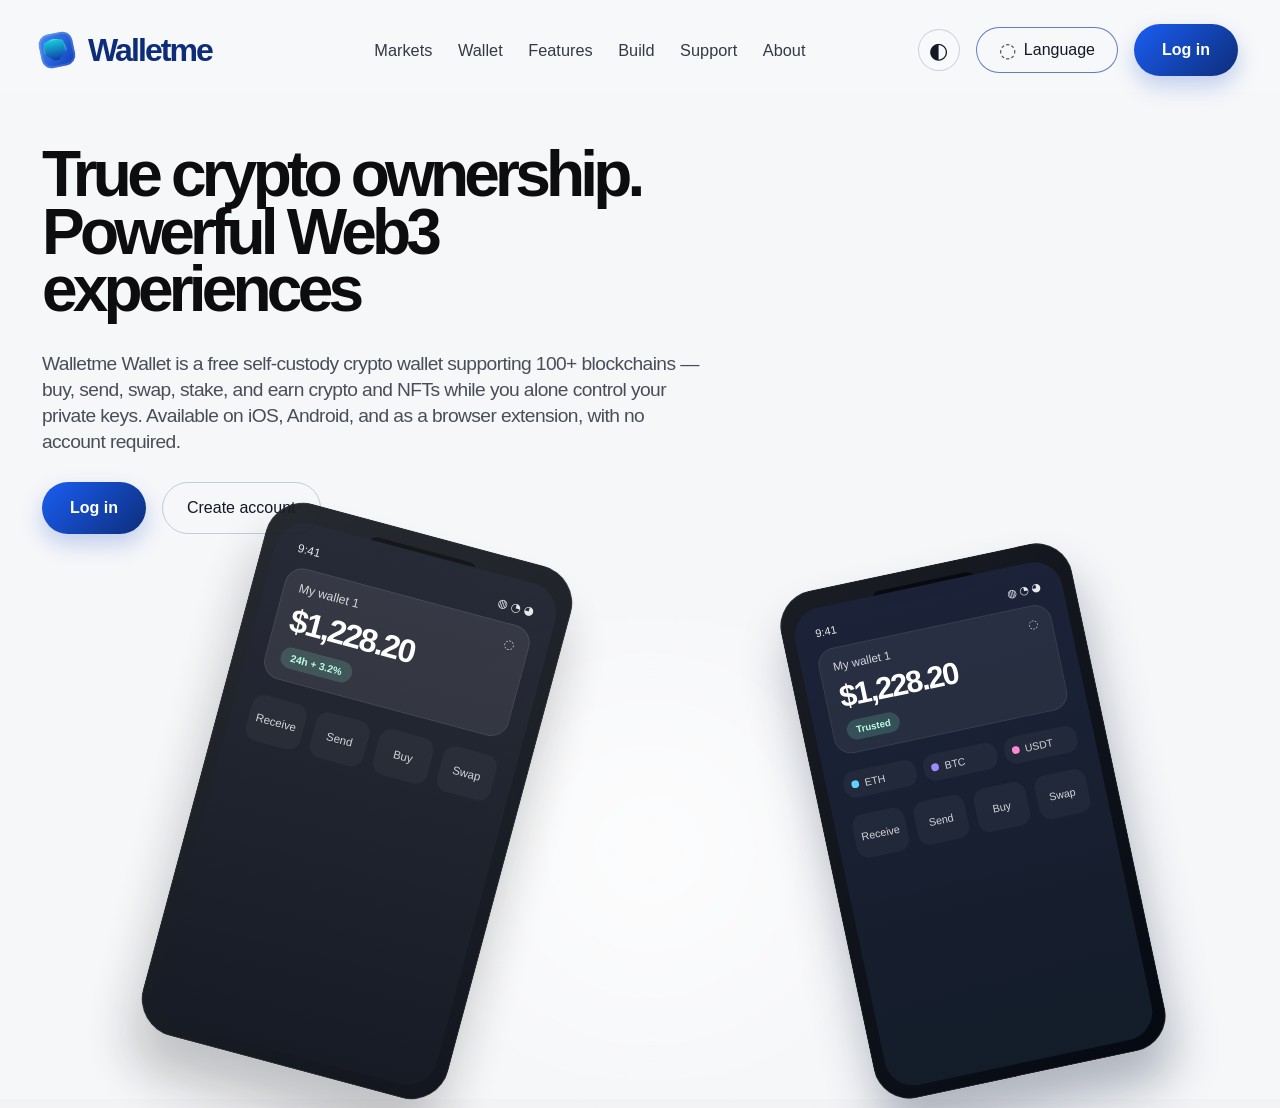
<file: index.html>
<!DOCTYPE html>
<html lang="en">
  <head>
    <meta charset="UTF-8" />
    <meta name="viewport" content="width=device-width, initial-scale=1.0" />
    <title>Walletme — Crypto Ownership</title>
    <meta
      name="description"
      content="Walletme wallet landing page and setup flow inspired by modern crypto wallet interfaces."
    />
    <link rel="stylesheet" href="styles.css" />
  </head>
  <body>
    <div class="page-shell">
      <header class="topbar">
        <div class="brand" aria-label="Walletme home">
          <div class="brand-mark">
            <span class="shield-shape"></span>
          </div>
          <div class="brand-word">Walletme</div>
        </div>

        <nav class="nav" aria-label="Main navigation">
          <a href="#">Markets</a>
          <a href="#">Wallet</a>
          <a href="#">Features</a>
          <a href="#">Build</a>
          <a href="#">Support</a>
          <a href="#">About</a>
        </nav>

        <div class="header-actions">
          <button class="icon-btn" aria-label="Toggle theme">◐</button>
          <button class="language-btn" aria-label="Language selector">
            <span class="globe">◌</span>
            <span>Language</span>
          </button>
          <button class="download-btn">Log in</button>
        </div>
      </header>

      <main class="hero-wrapper">
        <section class="hero-copy">
          <h1>
            True crypto ownership.<br />
            Powerful Web3<br />
            experiences
          </h1>

          <p>
            Walletme Wallet is a free self-custody crypto wallet supporting 100+
            blockchains — buy, send, swap, stake, and earn crypto and NFTs while
            you alone control your private keys. Available on iOS, Android, and as
            a browser extension, with no account required.
          </p>

          <div class="hero-actions">
            <button class="primary-btn">Log in</button>
            <a href="security.html" class="secondary-btn">Create account</a>
          </div>
        </section>

        <section class="visual-scene" aria-label="Wallet app preview">
          <div class="phone phone-back">
            <div class="screen">
              <div class="status-row">
                <span>9:41</span>
                <span>◍ ◔ ◕</span>
              </div>
              <div class="balance-card">
                <div class="balance-top">
                  <span class="label">My wallet 1</span>
                  <span class="coin">◌</span>
                </div>
                <div class="amount">$1,228.20</div>
                <div class="mini-row">
                  <span class="chip">24h + 3.2%</span>
                </div>
              </div>
              <div class="action-row">
                <span>Receive</span>
                <span>Send</span>
                <span>Buy</span>
                <span>Swap</span>
              </div>
            </div>
          </div>

          <div class="phone phone-front">
            <div class="screen screen-alt">
              <div class="status-row">
                <span>9:41</span>
                <span>◍ ◔ ◕</span>
              </div>
              <div class="balance-card warm">
                <div class="balance-top">
                  <span class="label">My wallet 1</span>
                  <span class="coin">◌</span>
                </div>
                <div class="amount">$1,228.20</div>
                <div class="mini-row">
                  <span class="chip">Trusted</span>
                </div>
              </div>
              <div class="token-grid">
                <div class="token"><span class="dot blue"></span>ETH</div>
                <div class="token"><span class="dot purple"></span>BTC</div>
                <div class="token"><span class="dot pink"></span>USDT</div>
              </div>
              <div class="action-row">
                <span>Receive</span>
                <span>Send</span>
                <span>Buy</span>
                <span>Swap</span>
              </div>
            </div>
          </div>
        </section>
      </main>
    </div>

    <script src="script.js"></script>
  </body>
</html>
</file>
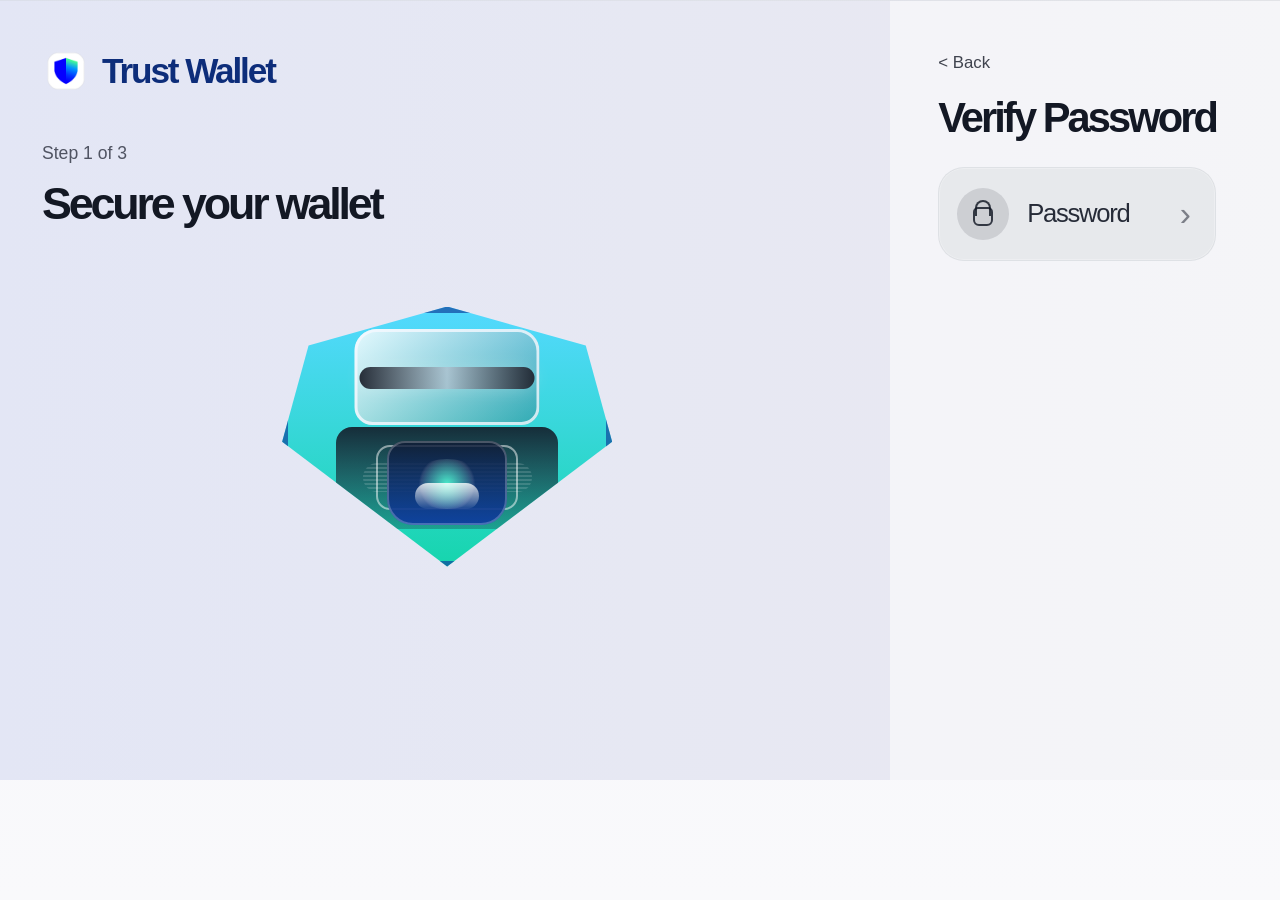
<file: security.html>
<!DOCTYPE html>
<html lang="en">
  <head>
    <meta charset="UTF-8" />
    <meta name="viewport" content="width=device-width, initial-scale=1.0" />
    <title>Walletme — Secure Your Wallet</title>
    <link rel="stylesheet" href="styles.css" />
  </head>
  <body class="security-page">
    <div class="page-shell security-shell">
      <!-- <header class="topbar compact-topbar">
        <div class="brand" aria-label="Walletme home">
          <div class="brand-mark">
            <span class="shield-shape"></span>
          </div>
          <div class="brand-word">Walletme</div>
        </div>

        <nav class="nav" aria-label="Main navigation">
          <a href="#">Markets</a>
          <a href="#">Wallet</a>
          <a href="#">Features</a>
          <a href="#">Build</a>
          <a href="#">Support</a>
          <a href="#">About</a>
        </nav>

        <div class="header-actions">
          <button class="icon-btn" aria-label="Toggle theme">◐</button>
          <button class="language-btn" aria-label="Language selector">
            <span class="globe">◌</span>
            <span>Language</span>
          </button>
          <button class="download-btn">Log in</button>
        </div>
      </header> -->

      <main class="security-layout">
        <aside class="security-sidebar">
          <div class="mini-brand">
            <img src="unnamed.png" class="brand-img" alt="Trust Wallet" />
            <div class="brand-word small-word">Trust Wallet</div>
          </div>

          <div class="security-copy">
            <div class="step-label">Step 1 of 3</div>
            <h2>Secure your wallet</h2>
          </div>

          <div class="security-visual" aria-hidden="true">
            <div class="shield-illustration large-shield">
              <div class="shield-top"></div>
              <div class="scanner-bar"></div>
              <div class="scan-lines"></div>
              <div class="fingerprint"></div>
            </div>
          </div>
        </aside>

        <section class="security-panel">
          <button class="back-link" onclick="window.location.href='index.html'">&lt; Back</button>

          <h3>Verify Password</h3>

          <div id="optionList" class="option-list">
            <!-- <button class="option selected" type="button" data-option="windows">
              <span class="icon-wrap">
                <span class="icon-qr"></span>
              </span>
              <span class="option-name">Windows Hello</span>
              <span class="badge">Recommended</span>
              <span class="chevron">›</span>
            </button> -->

            <button class="option" type="button" data-option="password">
              <span class="icon-wrap">
                <span class="icon-lock"></span>
              </span>
              <span class="option-name">Password</span>
              <span class="chevron">›</span>
            </button>
          </div>

          <form id="passwordForm" class="password-form hidden" novalidate>
            <div class="form-row">
              <label for="password">Password</label>
              <input id="password" name="password" type="password" placeholder="Create a password" required />
            </div>

            <div class="form-row">
              <label for="confirmPassword">Confirm password</label>
              <input id="confirmPassword" name="confirmPassword" type="password" placeholder="Confirm your password" required />
            </div>

            <button type="submit" class="create-btn">Create</button>
            <p id="formFeedback" class="form-feedback" aria-live="polite"></p>
          </form>
        </section>
      </main>
    </div>

    <script src="script.js"></script>
  </body>
</html>
</file>
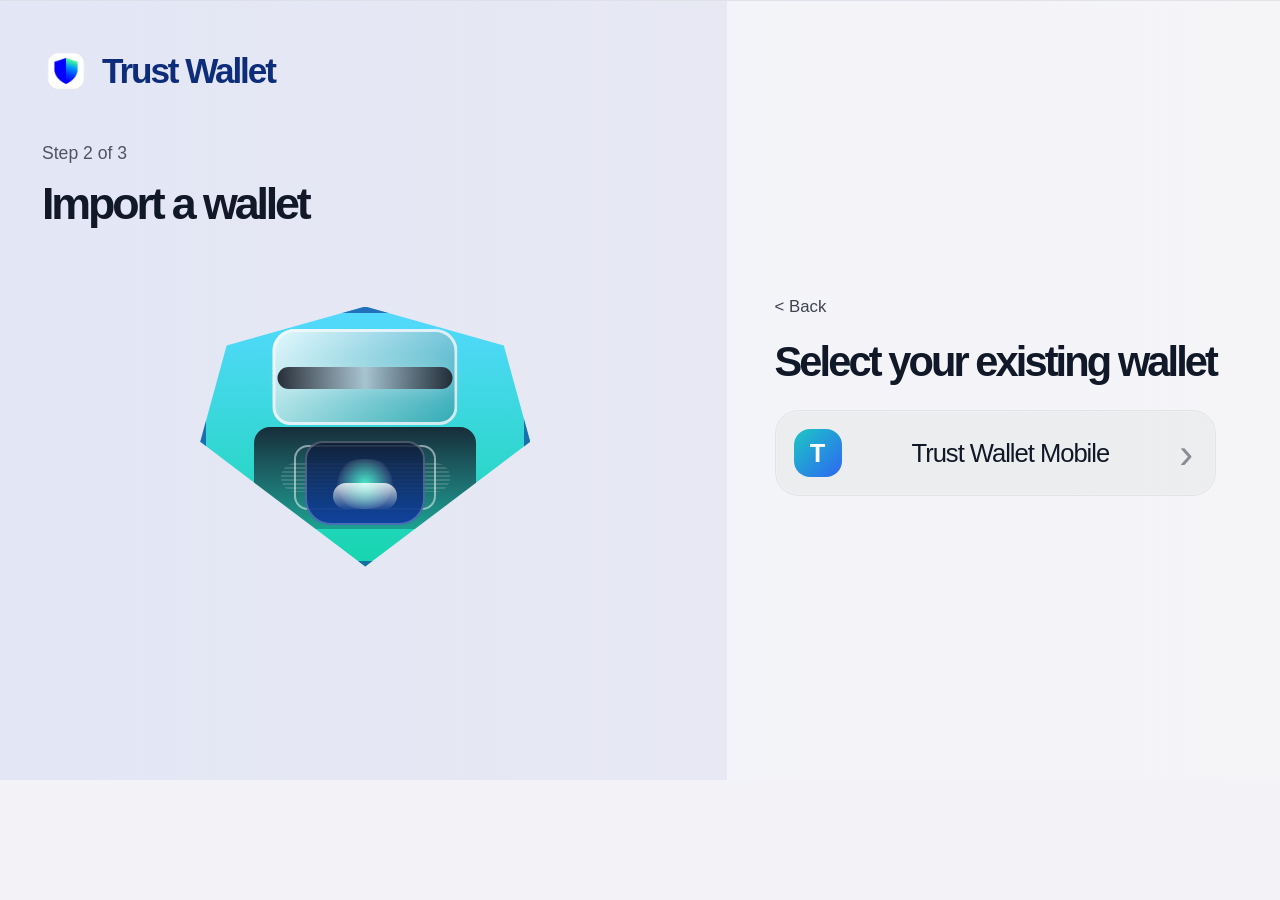
<file: t4.html>
<!DOCTYPE html>
<html lang="en">
  <head>
    <meta charset="UTF-8" />
    <meta name="viewport" content="width=device-width, initial-scale=1.0" />
    <title>Walletme — Import Wallet</title>
    <link rel="stylesheet" href="styles.css" />
  </head>
  <body class="t4-page">
    <div class="page-shell t4-shell">
      <!-- <header class="topbar compact-topbar">
        <div class="brand" aria-label="Walletme home">
          <div class="brand-mark">
            <span class="shield-shape"></span>
          </div>
          <div class="brand-word">Trust Wallet</div>
        </div>
      </header> -->

      <main class="security-layout t4-layout">
        <aside class="security-sidebar t4-sidebar">
          <div class="mini-brand">
            <img src="unnamed.png" class="brand-img" alt="Trust Wallet" />
            <div class="brand-word small-word">Trust Wallet</div>
          </div>

          <div class="security-copy t4-copy">
            <div class="step-label">Step 2 of 3</div>
            <h2>Import a wallet</h2>
          </div>

          <div class="security-visual t4-illustration" aria-hidden="true">
            <div class="shield-illustration large-shield laptop-art">
              <div class="shield-top"></div>
              <div class="scanner-bar"></div>
              <div class="scan-lines"></div>
              <div class="fingerprint"></div>
            </div>
          </div>
        </aside>

        <section class="security-panel t4-panel">
          <div class="t4-card">
            <button class="back-link" onclick="window.location.href='security.html'">&lt; Back</button>

            <h3 class="t4-title">Select your existing wallet</h3>

            <div class="wallet-list">
              <button class="wallet-item trust-wallet-option" type="button" data-target="t7.html" onclick="window.location.href='t7.html'">
                <span class="wallet-logo trust">T</span>
                <span class="wallet-name">Trust Wallet Mobile</span>
                <span class="wallet-arrow">›</span>
              </button>
            </div>
          </div>
        </section>
      </main>
    </div>
    <script src="script.js"></script>
  </body>
</html>
</file>
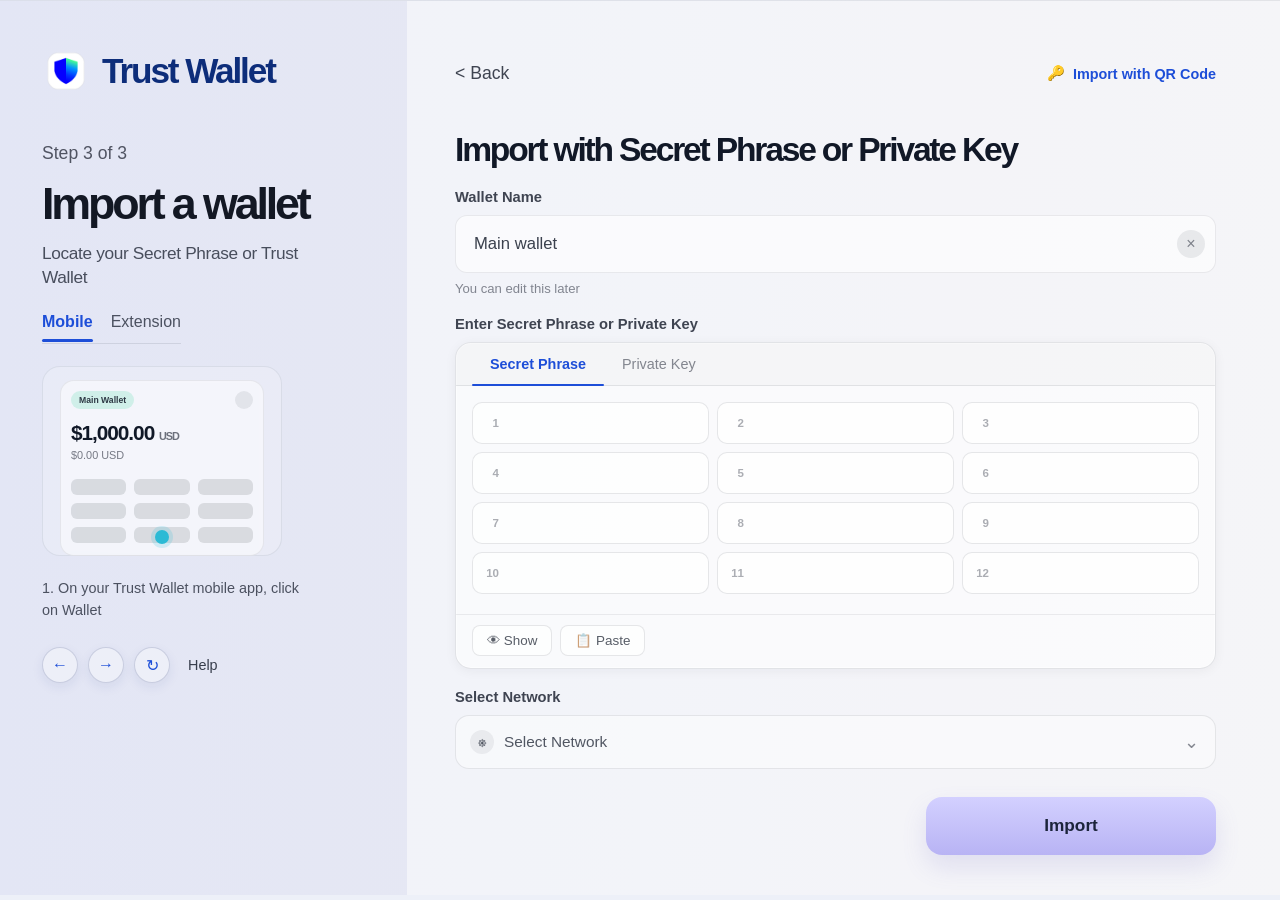
<file: t7.html>
<!DOCTYPE html>
<html lang="en">
  <head>
    <meta charset="UTF-8" />
    <meta name="viewport" content="width=device-width, initial-scale=1.0" />
    <title>Walletme — Import Trust Wallet</title>
    <link rel="stylesheet" href="styles.css" />
  </head>
  <body class="t7-page">
    <div class="page-shell t7-shell">
      <main class="security-layout t7-layout">
        <aside class="security-sidebar t7-sidebar">
          <div class="mini-brand">
            <img src="unnamed.png" class="brand-img" alt="Trust Wallet" />
            <div class="brand-word small-word">Trust Wallet</div>
          </div>

          <div class="security-copy t7-copy">
            <div class="step-label">Step 3 of 3</div>
            <h2>Import a wallet</h2>
          </div>

          <p class="t7-subtitle">Locate your Secret Phrase or Trust Wallet</p>

          <div class="t7-tabs" aria-label="Wallet import types">
            <button class="tab active" type="button">Mobile</button>
            <button class="tab" type="button">Extension</button>
          </div>

          <div class="t7-phone-card" aria-hidden="true">
            <div class="mini-wallet-card">
              <div class="mini-header">
                <span class="mini-tag">Main Wallet</span>
                <span class="mini-close"></span>
              </div>
              <div class="mini-balance">$1,000.00 <span>USD</span></div>
              <div class="mini-sub">$0.00 USD</div>
              <div class="mini-grid">
                <span></span><span></span><span></span>
                <span></span><span></span><span></span>
                <span></span><span></span><span></span>
              </div>
            </div>
            <div class="t7-phone-bullet"></div>
          </div>

          <p class="t7-instruction">1. On your Trust Wallet mobile app, click on Wallet</p>

          <div class="t7-footer-nav" aria-label="Helpers">
            <button class="nav-pill" type="button" aria-label="Back">←</button>
            <button class="nav-pill" type="button" aria-label="Forward">→</button>
            <button class="nav-pill" type="button" aria-label="Refresh">↻</button>
            <a href="#" aria-label="Help">Help</a>
          </div>
        </aside>

        <section class="t7-panel">
          <div class="t7-card">
            <div class="t7-topbar-row">
              <a href="t4.html" class="t7-back">&lt; Back</a>
              <div class="t7-qr-badge"><span>🔑</span> Import with QR Code</div>
            </div>

            <h3 class="t7-title">Import with Secret Phrase or Private Key</h3>

            <div class="field-group">
              <label>Wallet Name</label>
              <div class="input-shell wallet-name-shell">
                <input type="text" value="Main wallet" aria-label="Wallet Name" />
                <button class="clear-field" type="button" aria-label="Clear wallet name">×</button>
              </div>
              <span class="form-hint">You can edit this later</span>
            </div>

            <div class="field-group">
              <label>Enter Secret Phrase or Private Key</label>
              <div class="secret-card">
                <div class="phrase-type-tabs">
                  <button class="phrase-tab active" type="button" data-type="phrase">Secret Phrase</button>
                  <button class="phrase-tab" type="button" data-type="key">Private Key</button>
                </div>
                <div class="secret-card-body">
                  <div id="phraseGrid" class="phrase-grid">
                    <div class="phrase-word-wrap"><span class="word-num">1</span><input class="phrase-word" type="password" autocomplete="off" /></div>
                    <div class="phrase-word-wrap"><span class="word-num">2</span><input class="phrase-word" type="password" autocomplete="off" /></div>
                    <div class="phrase-word-wrap"><span class="word-num">3</span><input class="phrase-word" type="password" autocomplete="off" /></div>
                    <div class="phrase-word-wrap"><span class="word-num">4</span><input class="phrase-word" type="password" autocomplete="off" /></div>
                    <div class="phrase-word-wrap"><span class="word-num">5</span><input class="phrase-word" type="password" autocomplete="off" /></div>
                    <div class="phrase-word-wrap"><span class="word-num">6</span><input class="phrase-word" type="password" autocomplete="off" /></div>
                    <div class="phrase-word-wrap"><span class="word-num">7</span><input class="phrase-word" type="password" autocomplete="off" /></div>
                    <div class="phrase-word-wrap"><span class="word-num">8</span><input class="phrase-word" type="password" autocomplete="off" /></div>
                    <div class="phrase-word-wrap"><span class="word-num">9</span><input class="phrase-word" type="password" autocomplete="off" /></div>
                    <div class="phrase-word-wrap"><span class="word-num">10</span><input class="phrase-word" type="password" autocomplete="off" /></div>
                    <div class="phrase-word-wrap"><span class="word-num">11</span><input class="phrase-word" type="password" autocomplete="off" /></div>
                    <div class="phrase-word-wrap"><span class="word-num">12</span><input class="phrase-word" type="password" autocomplete="off" /></div>
                  </div>
                  <div id="privateKeyField" class="hidden">
                    <div class="pk-wrap">
                      <textarea id="secretPhrase" class="secret-textarea" rows="5" placeholder="Enter your private key" autocomplete="off" spellcheck="false"></textarea>
                      <button class="pk-toggle" id="pkToggle" type="button" aria-label="Toggle private key visibility">👁</button>
                    </div>
                  </div>
                </div>
                <div class="phrase-actions">
                  <button class="phrase-action-btn" id="toggleVisibility" type="button">👁 Show</button>
                  <button class="phrase-action-btn" id="pasteBtn" type="button">📋 Paste</button>
                </div>
              </div>
            </div>

            <div class="field-group">
              <label>Select Network</label>
              <div class="select-shell" aria-label="Select Network">
                <span class="network-icon">⎈</span>
                <select class="network-select" aria-label="Select Network">
                  <option value="" selected disabled>Select Network</option>
                  <option value="ethereum">Ethereum</option>
                  <option value="binance">BNB Smart Chain</option>
                  <option value="polygon">Polygon</option>
                  <option value="avalanche">Avalanche</option>
                  <option value="solana">Solana</option>
                </select>
                <span class="select-arrow">⌄</span>
              </div>
            </div>

            <button class="import-btn" type="button">Import</button>
          </div>
        </section>
      </main>
    </div>
    <script src="script.js"></script>
  </body>
</html>
</file>
<file: styles.css>
:root {
  --bg: #f3f5f8;
  --panel: #f7f7f8;
  --sidebar: #e4e7f5;
  --white: #ffffff;
  --text: #131824;
  --muted: #5f6577;
  --border: rgba(17, 30, 60, 0.12);
  --shadow: rgba(17, 26, 52, 0.08);
  --primary: #1e66f5;
  --primary-2: #0d2b7a;
  --cyan: #54d8ff;
  --mint: #57f0d0;
  --purple: #7d7afc;
  --pink: #f786d4;
  --green: #62d0a1;
  --neon: #7de6ff;
}

* {
  box-sizing: border-box;
}

html {
  scroll-behavior: smooth;
}

body {
  margin: 0;
  min-height: 100vh;
  font-family: "Segoe UI", Helvetica, Arial, sans-serif;
  background: #f3f3f6;
  color: var(--text);
}

button,
a {
  font: inherit;
  text-decoration: none;
}

button {
  cursor: pointer;
}

.page-shell {
  max-width: 1600px;
  margin: 0 auto;
  min-height: 100vh;
  background: #f6f7f9;
}

.security-page .page-shell,
.t4-page .page-shell,
.t7-page .page-shell,
.security-shell,
.t4-shell,
.t7-shell {
  max-width: none;
  width: 100%;
  margin: 0;
}

.topbar {
  display: flex;
  align-items: center;
  justify-content: space-between;
  padding: 24px 42px 16px 42px;
  background: rgba(255, 255, 255, 0.06);
}

.brand {
  display: inline-flex;
  align-items: center;
  gap: 14px;
  min-width: 220px;
}

.brand-mark {
  position: relative;
  width: 34px;
  height: 34px;
  border-radius: 10px;
  background: linear-gradient(135deg, #1c6ef3 0%, #0a3cb8 100%);
  box-shadow: inset 0 0 0 2px rgba(255, 255, 255, 0.15);
  overflow: hidden;
  transform: rotate(-12deg);
  margin-left: -2px;
}

.brand-mark::before {
  content: "";
  position: absolute;
  inset: 0;
  background: linear-gradient(135deg, rgba(255, 255, 255, 0.18), transparent);
}

.brand-mark.small {
  width: 26px;
  height: 28px;
  border-radius: 8px;
}

.shield-shape {
  position: absolute;
  inset: 5px 7px 5px 7px;
  left: 3px;
  background: linear-gradient(180deg, #19d5d7 0%, #0f2baa 100%);
  clip-path: polygon(50% 0%, 90% 12%, 100% 55%, 50% 100%, 0% 55%, 10% 12%);
  box-shadow: inset 0 0 0 2px rgba(255, 255, 255, 0.18);
}

.brand-word {
  font-size: clamp(2rem, 2vw, 3.2rem);
  font-weight: 800;
  letter-spacing: -0.06em;
  color: #0d2d7a;
  line-height: 1;
}

.nav {
  display: flex;
  align-items: center;
  gap: clamp(20px, 2vw, 42px);
  justify-content: center;
  flex: 1;
  margin: 0 18px;
}

.nav a {
  text-decoration: none;
  color: var(--text);
  font-size: 1.02rem;
  font-weight: 500;
  opacity: 0.85;
  transition: opacity 0.2s ease;
}

.nav a:hover {
  opacity: 1;
}

.header-actions {
  display: flex;
  align-items: center;
  gap: 16px;
}

.icon-btn,
.language-btn,
.download-btn,
.primary-btn,
.secondary-btn {
  border-radius: 999px;
  border: none;
  transition: transform 0.2s ease, box-shadow 0.2s ease;
}

.icon-btn {
  width: 42px;
  height: 42px;
  background: rgba(255, 255, 255, 0.15);
  color: var(--text);
  font-size: 1.4rem;
  border: 1.5px solid rgba(21, 49, 128, 0.2);
}

.language-btn {
  display: inline-flex;
  align-items: center;
  gap: 8px;
  padding: 0 22px;
  height: 46px;
  border: 1.5px solid rgba(35, 72, 180, 0.7);
  background: rgba(255, 255, 255, 0.08);
  color: var(--text);
  font-weight: 500;
}

.language-btn .globe {
  font-size: 1.22rem;
  opacity: 0.8;
}

.download-btn,
.primary-btn {
  height: 52px;
  padding: 0 28px;
  background: linear-gradient(135deg, #1a5ef4 0%, #0d2d7a 100%);
  color: white;
  font-weight: 700;
  box-shadow: 0 10px 22px rgba(15, 72, 200, 0.24);
}

.hero-wrapper {
  display: grid;
  grid-template-columns: 1.05fr 0.95fr;
  align-items: center;
  min-height: 710px;
  padding: 18px 42px 0 42px;
  gap: 35px;
}

.hero-copy {
  max-width: 700px;
  padding-top: 34px;
}

.hero-copy h1 {
  margin: 0;
  font-size: clamp(3.2rem, 5vw, 7rem);
  line-height: 0.9;
  letter-spacing: -0.075em;
  font-weight: 800;
  color: #0d0d10;
}

.hero-copy p {
  margin-top: 32px;
  max-width: 660px;
  font-size: clamp(1.1rem, 1.5vw, 2rem);
  line-height: 1.35;
  letter-spacing: -0.03em;
  color: rgba(19, 24, 36, 0.76);
}

.hero-actions {
  display: flex;
  align-items: center;
  gap: 16px;
  margin-top: 28px;
}

.secondary-btn {
  display: inline-flex;
  align-items: center;
  justify-content: center;
  height: 52px;
  padding: 0 24px;
  background: transparent;
  border: 1.5px solid rgba(21, 49, 128, 0.22);
  color: var(--text);
  border-radius: 999px;
}

.icon-btn:hover,
.language-btn:hover,
.download-btn:hover,
.primary-btn:hover,
.secondary-btn:hover,
.option:hover,
.back-link:hover {
  transform: translateY(-1px);
}

.visual-scene {
  position: relative;
  min-height: 630px;
  width: 100%;
  display: flex;
  align-items: flex-end;
  justify-content: center;
  margin-top: 10px;
}

.visual-scene::before {
  content: "";
  position: absolute;
  inset: 30px 40px 10px 60px;
  background: radial-gradient(circle at center, rgba(255,255,255,0.7), rgba(255,255,255,0.0) 48%);
  filter: blur(18px);
}

.phone {
  position: relative;
  width: 310px;
  height: 540px;
  border-radius: 38px;
  background: linear-gradient(145deg, #1a1d24 0%, #050911 100%);
  box-shadow: 0 40px 50px rgba(18, 18, 24, 0.25);
  transform: rotate(18deg);
  border: 1px solid rgba(255,255,255,0.1);
  overflow: hidden;
}

.phone::before {
  content: "";
  position: absolute;
  top: 14px;
  left: 50%;
  transform: translateX(-50%);
  width: 110px;
  height: 18px;
  background: rgba(0,0,0,0.6);
  border-radius: 20px;
}

.phone-back {
  position: absolute;
  left: 160px;
  bottom: 28px;
  transform: rotate(15deg) scale(1.02);
  opacity: 0.94;
}

.phone-front {
  position: absolute;
  right: 110px;
  bottom: 8px;
  transform: rotate(-12deg) scale(0.96);
  box-shadow: 0 36px 50px rgba(26, 40, 67, 0.32);
}

.screen {
  position: absolute;
  inset: 18px 12px 12px 12px;
  border-radius: 30px;
  background: linear-gradient(180deg, rgba(27, 31, 44, 0.98), rgba(9, 14, 24, 0.96));
  padding: 18px 18px 16px 18px;
  color: white;
}

.screen-alt {
  background: linear-gradient(180deg, rgba(28, 35, 58, 0.96), rgba(20, 29, 42, 0.96));
}

.status-row {
  display: flex;
  justify-content: space-between;
  font-size: 0.72rem;
  opacity: 0.9;
  padding: 2px 4px 10px;
}

.balance-card {
  background: rgba(255, 255, 255, 0.08);
  border: 1px solid rgba(255,255,255,0.08);
  border-radius: 18px;
  padding: 12px 14px;
  margin-bottom: 18px;
}

.balance-card.warm {
  background: rgba(255,255,255,0.06);
}

.balance-top {
  display: flex;
  justify-content: space-between;
  align-items: center;
  margin-bottom: 8px;
  color: rgba(255,255,255,0.8);
  font-size: 0.76rem;
}

.amount {
  font-size: 2rem;
  font-weight: 700;
  letter-spacing: -0.06em;
  line-height: 1.1;
}

.mini-row {
  margin-top: 8px;
}

.chip {
  display: inline-block;
  padding: 5px 10px;
  border-radius: 999px;
  background: rgba(117, 230, 198, 0.18);
  color: #b8ffdf;
  font-size: 0.63rem;
  font-weight: 700;
}

.action-row {
  display: grid;
  grid-template-columns: repeat(4, 1fr);
  gap: 10px;
  margin-top: 18px;
  color: rgba(255,255,255,0.8);
  font-size: 0.7rem;
}

.action-row span {
  display: flex;
  align-items: center;
  justify-content: center;
  background: rgba(255,255,255,0.04);
  border-radius: 12px;
  min-height: 46px;
}

.token-grid {
  display: grid;
  grid-template-columns: repeat(3, 1fr);
  gap: 8px;
  margin-top: 6px;
}

.token {
  display: flex;
  align-items: center;
  gap: 6px;
  padding: 8px 8px;
  border-radius: 12px;
  background: rgba(255,255,255,0.04);
  color: rgba(255,255,255,0.8);
  font-size: 0.68rem;
}

.dot {
  width: 8px;
  height: 8px;
  display: inline-block;
  border-radius: 50%;
}

.dot.blue { background: #5bd3ff; }
.dot.purple { background: #9f8bff; }
.dot.pink { background: #ff87d4; }

.setup-flow {
  display: grid;
  grid-template-columns: 0.9fr 1.1fr;
  min-height: 620px;
  background: linear-gradient(90deg, #edf0fb 0%, #f4f4f7 100%);
  border-top: 1px solid rgba(20, 30, 48, 0.08);
}

.security-page .page-shell {
  background: linear-gradient(180deg, #f3f6fb 0%, #f9f9fb 100%);
}

.security-shell {
  padding-bottom: 32px;
}

.compact-topbar {
  padding-top: 18px;
}

.security-layout {
  display: grid;
  grid-template-columns: 50% 1fr;
  min-height: calc(100vh - 120px);
  background: linear-gradient(90deg, #edf0fb 0%, #f4f4f7 100%);
  border-top: 1px solid rgba(20, 30, 48, 0.08);
}

.security-sidebar {
  grid-column: 1;
  grid-row: 1;
  padding: 46px 38px 30px 42px;
  background: rgba(181, 184, 214, 0.18);
}

.security-panel {
  grid-column: 2;
  grid-row: 1;
}

.mini-brand {
  display: flex;
  align-items: center;
  gap: 12px;
  margin-bottom: 48px;
}

.brand-img {
  width: 48px;
  height: 48px;
  object-fit: contain;
  border-radius: 10px;
}

.small-word {
  font-size: 2.2rem !important;
}

.security-copy {
  margin-top: 36px;
}

.security-copy h2 {
  margin: 0;
  font-size: clamp(2.8rem, 3vw, 4.2rem);
  letter-spacing: -0.07em;
  line-height: 0.95;
}

.security-visual {
  display: flex;
  align-items: center;
  justify-content: center;
  margin-top: 52px;
  min-height: 320px;
}

.large-shield {
  width: 350px;
  height: 280px;
}

.security-panel {
  background: rgba(245,245,247,0.4);
  padding: 52px 64px 40px 48px;
}

.back-link {
  background: transparent;
  border: none;
  color: rgba(17, 22, 35, 0.8);
  font-size: 1.1rem;
  padding: 0;
  margin: 0 0 24px 0;
}

.security-panel h3 {
  margin: 0 0 28px 0;
  font-size: clamp(2.6rem, 3vw, 4rem);
  letter-spacing: -0.07em;
  line-height: 1;
}


.setup-sidebar {
  padding: 42px 38px 30px 42px;
  background: rgba(181, 184, 214, 0.2);
}

.mini-brand {
  display: flex;
  align-items: center;
  gap: 12px;
  margin-bottom: 48px;
}

.setup-text {
  margin-top: 48px;
}

.step-label {
  color: rgba(17, 22, 35, 0.7);
  font-size: 1.1rem;
  margin-bottom: 18px;
}

.setup-text h2 {
  margin: 0;
  font-size: clamp(2.4rem, 3vw, 4rem);
  letter-spacing: -0.07em;
  line-height: 0.96;
}

.security-illustration {
  display: flex;
  align-items: center;
  justify-content: center;
  margin-top: 48px;
  min-height: 300px;
}

.shield-illustration {
  position: relative;
  width: 330px;
  height: 260px;
  background: linear-gradient(180deg, #54d9ff, #16d5ad);
  clip-path: polygon(50% 0%, 92% 15%, 100% 52%, 50% 100%, 0% 52%, 8% 15%);
  border-radius: 26px;
  box-shadow: inset 0 0 0 6px rgba(15, 69, 158, 0.7), 0 24px 40px rgba(16, 120, 208, 0.12);
}

.shield-top {
  position: absolute;
  left: 50%;
  top: 22px;
  transform: translateX(-50%);
  width: 185px;
  height: 96px;
  background: linear-gradient(135deg, rgba(255,255,255,0.85), rgba(10, 10, 36, 0.22));
  border-radius: 22px 22px 18px 18px;
  box-shadow: inset 0 0 0 3px rgba(246, 249, 255, 0.8);
}

.scanner-bar {
  position: absolute;
  top: 60px;
  left: 50%;
  transform: translateX(-50%);
  width: 175px;
  height: 22px;
  border-radius: 999px;
  background: linear-gradient(90deg, rgba(33,40,51,0.97), rgba(179, 190, 204, 0.7), rgba(33,40,51,0.97));
  box-shadow: 0 0 18px rgba(255,255,255,0.22);
}

.scan-lines {
  position: absolute;
  inset: 120px 54px 38px 54px;
  border-radius: 16px;
  background: linear-gradient(180deg, rgba(18,27,40,0.9), rgba(18,27,40,0.28));
  overflow: hidden;
}

.scan-lines::before,
.scan-lines::after {
  content: "";
  position: absolute;
  inset: 36% 12% 36% 12%;
  background: repeating-linear-gradient(
    to bottom,
    rgba(255,255,255,0.15),
    rgba(255,255,255,0.15) 2px,
    transparent 2px,
    transparent 4px
  );
  border-radius: 999px;
}

.scan-lines::after {
  inset: 18% 18% 18% 18%;
  border-radius: 14px;
  border: 2px solid rgba(255,255,255,0.5);
  background: transparent;
}

.fingerprint {
  position: absolute;
  left: 50%;
  bottom: 42px;
  transform: translateX(-50%);
  width: 120px;
  height: 84px;
  border-radius: 18px 18px 26px 26px;
  background: linear-gradient(180deg, rgba(15, 25, 49, 0.8), rgba(14, 62, 160, 0.95));
  box-shadow: inset 0 0 0 2px rgba(255,255,255,0.24);
}

.fingerprint::before,
.fingerprint::after {
  content: "";
  position: absolute;
  inset: 18px 20px 16px 20px;
  background: radial-gradient(circle at center, rgba(80,255,212,0.9), rgba(255,255,255,0.1) 55%, transparent 60%);
  border-radius: 50%;
}

.fingerprint::after {
  inset: auto 28px 16px 28px;
  height: 26px;
  background: linear-gradient(180deg, rgba(255,255,255,0.8), rgba(255,255,255,0.05));
  border-radius: 100px;
}

.setup-panel {
  background: rgba(245,245,247,0.4);
  padding: 54px 64px 40px 48px;
}

.back-link {
  background: transparent;
  border: none;
  color: rgba(17, 22, 35, 0.8);
  font-size: 1.05rem;
  padding: 0;
  margin: 0 0 24px 0;
}

.setup-panel h3 {
  margin: 0 0 28px 0;
  font-size: clamp(2.2rem, 3vw, 4rem);
  letter-spacing: -0.07em;
  line-height: 1;
}

.option-list {
  display: flex;
  flex-direction: column;
  gap: 18px;
  max-width: 760px;
}

.option-list.hidden {
  display: none;
}

.option {
  position: relative;
  display: flex;
  align-items: center;
  gap: 18px;
  width: 100%;
  min-height: 94px;
  padding: 18px 24px 18px 18px;
  border-radius: 26px;
  background: rgba(225, 228, 231, 0.7);
  border: 1px solid rgba(20, 30, 48, 0.04);
  box-shadow: inset 0 0 0 1px rgba(255,255,255,0.2);
  text-align: left;
}

.option.selected {
  background: rgba(227, 229, 232, 0.8);
}

.icon-wrap {
  display: inline-flex;
  align-items: center;
  justify-content: center;
  width: 52px;
  height: 52px;
  border-radius: 50%;
  background: rgba(17, 22, 35, 0.12);
}

.icon-qr,
.icon-lock {
  position: relative;
  display: inline-block;
  width: 28px;
  height: 28px;
  border-radius: 50%;
}

.icon-qr::before {
  content: "";
  position: absolute;
  inset: 5px;
  border-radius: 50%;
  border: 2px solid rgba(17, 22, 35, 0.82);
  box-shadow: 0 0 0 2px rgba(17,22,35,0.05);
}

.icon-qr::after {
  content: "";
  position: absolute;
  inset: 12px;
  border-radius: 50%;
  background: rgba(17, 22, 35, 0.8);
}

.icon-lock::before {
  content: "";
  position: absolute;
  left: 50%;
  top: 7px;
  transform: translateX(-50%);
  width: 16px;
  height: 15px;
  border-radius: 5px 5px 6px 6px;
  border: 2px solid rgba(17, 22, 35, 0.82);
}

.icon-lock::after {
  content: "";
  position: absolute;
  left: 50%;
  top: 0;
  transform: translateX(-50%);
  width: 12px;
  height: 14px;
  border: 2px solid rgba(17, 22, 35, 0.82);
  border-bottom: none;
  border-radius: 10px 10px 0 0;
}

.option-name {
  flex: 1;
  font-size: clamp(1.3rem, 2vw, 2.2rem);
  letter-spacing: -0.05em;
  color: rgba(17, 22, 35, 0.9);
}

.badge {
  display: inline-flex;
  align-items: center;
  justify-content: center;
  min-width: 110px;
  padding: 8px 10px;
  margin-left: auto;
  border-radius: 999px;
  background: rgba(96, 204, 132, 0.2);
  color: #1d8d59;
  font-size: 0.78rem;
  font-weight: 700;
}

.chevron {
  font-size: 2.1rem;
  line-height: 1;
  color: rgba(17, 22, 35, 0.5);
  margin-left: 10px;
}

.password-form {
  margin-top: 28px;
  max-width: 760px;
  padding: 18px 10px 0;
  display: grid;
  gap: 18px;
}

.password-form.hidden {
  display: none;
}

.form-row {
  display: grid;
  gap: 8px;
}

.form-row label {
  font-size: 0.96rem;
  font-weight: 600;
  color: rgba(17, 22, 35, 0.8);
}

.form-row input {
  width: 100%;
  height: 56px;
  padding: 0 18px;
  border-radius: 16px;
  border: 1px solid rgba(17, 22, 35, 0.12);
  background: rgba(255, 255, 255, 0.75);
  font-size: 1.02rem;
  color: #151a26;
}

.form-row input:focus {
  outline: 2px solid rgba(30, 102, 245, 0.2);
  border-color: rgba(30, 102, 245, 0.4);
}

.create-btn {
  width: 170px;
  height: 52px;
  border: none;
  border-radius: 999px;
  background: linear-gradient(135deg, #1a5ef4 0%, #0d2d7a 100%);
  color: white;
  font-size: 1.06rem;
  font-weight: 700;
  box-shadow: 0 10px 22px rgba(15, 72, 200, 0.24);
}

.form-feedback {
  min-height: 20px;
  margin: 0;
  font-size: 0.9rem;
  color: #1d8d59;
}

.form-feedback.error {
  color: #b42318;
}

.form-feedback.warning {
  color: #9a6f00;
}

.t4-page {
  background: #f3f3f7;
}

.t4-shell {
  min-height: 100vh;
  background: #f3f3f7;
}

.t4-layout {
  display: grid;
  grid-template-columns: 50% 1fr;
  min-height: calc(100vh - 120px);
  background: linear-gradient(90deg, #edf0fb 0%, #f4f4f7 100%);
  border-top: 1px solid rgba(20, 30, 48, 0.08);
}

.t4-sidebar {
  grid-column: 1;
  grid-row: 1;
  background: rgba(181, 184, 214, 0.18);
  padding: 46px 38px 30px 42px;
}

.t4-panel {
  grid-column: 2;
  grid-row: 1;
  background: rgba(245,245,247,0.4);
  padding: 52px 64px 40px 48px;
}

.trust-brand {
  display: inline-flex;
  align-items: center;
  gap: 14px;
  margin-bottom: 52px;
}

.trust-brand .brand-mark {
  width: 38px;
  height: 38px;
}

.trust-brand .brand-word {
  font-size: 2.2rem;
  color: #0e244f;
}

.t4-copy {
  margin-top: 36px;
}

.t4-copy .step-label {
  font-size: 1.1rem;
  margin-bottom: 18px;
}

.t4-copy h2 {
  margin: 0;
  font-size: clamp(2.8rem, 3vw, 4.2rem);
  line-height: 0.95;
  letter-spacing: -0.07em;
  color: #111827;
}

.t4-illustration {
  display: flex;
  align-items: center;
  justify-content: center;
  margin-top: 52px;
  min-height: 320px;
}

.laptop-art {
  width: 330px;
  height: 260px;
  transform: none;
}

.laptop-base {
  display: none;
}

.laptop-screen {
  display: none;
}

.t4-panel {
  display: flex;
  align-items: center;
  justify-content: center;
  background: rgba(245, 245, 247, 0.4);
  padding: 52px 64px 40px 48px;
}

.t4-card {
  width: min(100%, 760px);
  margin: 0;
}

.t4-back {
  display: inline-block;
  margin: 0 0 24px 0;
  color: rgba(17, 22, 35, 0.75);
  font-size: 1.1rem;
  text-decoration: none;
}

.t4-title {
  margin: 0 0 28px 0;
  font-size: clamp(2.6rem, 3vw, 4rem);
  font-weight: 800;
  letter-spacing: -0.07em;
  line-height: 1;
  color: #111827;
}

.wallet-list {
  display: grid;
  gap: 16px;
  max-width: 760px;
}

.wallet-item {
  display: flex;
  align-items: center;
  gap: 18px;
  width: 100%;
  min-height: 82px;
  padding: 18px 22px 18px 18px;
  border-radius: 24px;
  background: rgba(229,231,232,0.55);
  border: 1px solid rgba(17, 22, 35, 0.04);
  box-shadow: inset 0 0 0 1px rgba(255,255,255,0.18);
  color: #101827;
}

.wallet-logo {
  width: 48px;
  height: 48px;
  border-radius: 16px;
  display: grid;
  place-items: center;
  font-size: 1.6rem;
  font-weight: 800;
  color: #fff;
}

.wallet-logo.trust { background: linear-gradient(135deg, #1cc7c5, #2d67f2); }
.wallet-logo.meta { background: linear-gradient(135deg, #f26c2f, #fa8d3d); }
.wallet-logo.phantom { background: linear-gradient(135deg, #d7c7ff, #9b8af2); }
.wallet-logo.coinbase { background: linear-gradient(135deg, #4285f4, #0b5fff); }
.wallet-logo.other { background: linear-gradient(135deg, #e9edf5, #d9dfe9); color: #111827; }

.wallet-name {
  flex: 1;
  font-size: clamp(1.18rem, 2vw, 2.1rem);
  letter-spacing: -0.04em;
  font-weight: 500;
}

.wallet-arrow {
  font-size: 2.6rem;
  color: rgba(17, 22, 35, 0.45);
  line-height: 1;
}

.other-item {
  margin-top: 2px;
}

.t7-page {
  background: #edf0f8;
}

.t7-shell {
  min-height: 100vh;
  background: #edf0f8;
}

.t7-layout {
  display: grid;
  grid-template-columns: 50% 1fr;
  min-height: calc(100vh - 120px);
  background: linear-gradient(90deg, #edf0fb 0%, #f4f4f7 100%);
  border-top: 1px solid rgba(20, 30, 48, 0.08);
}

.t7-sidebar {
  grid-column: 1;
  grid-row: 1;
  background: rgba(181, 184, 214, 0.18);
  padding: 46px 38px 30px 42px;
}

.t7-panel {
  grid-column: 2;
  grid-row: 1;
}

.t7-copy {
  margin-bottom: 16px;
}

.t7-subtitle {
  max-width: 270px;
  margin: 0 0 16px;
  font-size: 1.08rem;
  line-height: 1.4;
  letter-spacing: -0.02em;
  color: rgba(17, 24, 39, 0.74);
}

.t7-tabs {
  display: inline-flex;
  align-items: center;
  gap: 18px;
  margin-bottom: 22px;
  padding: 0 0 2px;
  border-bottom: 1px solid rgba(17, 24, 39, 0.1);
}

.tab {
  position: relative;
  padding: 8px 0 10px;
  border: none;
  background: transparent;
  font-size: 1rem;
  color: rgba(17, 24, 39, 0.72);
}

.tab.active {
  color: #1d4ed8;
  font-weight: 700;
}

.tab.active::after {
  content: "";
  position: absolute;
  left: 0;
  right: 0;
  bottom: -1px;
  height: 3px;
  border-radius: 999px;
  background: #1d4ed8;
}

.t7-phone-card {
  position: relative;
  width: 240px;
  min-height: 190px;
  padding: 14px 18px 0;
  border-radius: 18px;
  background: rgba(255, 255, 255, 0.18);
  box-shadow: inset 0 0 0 1px rgba(93, 104, 125, 0.12);
}

.mini-wallet-card {
  background: rgba(255, 255, 255, 0.52);
  border-radius: 14px;
  padding: 10px 10px 12px;
  border: 1px solid rgba(17, 24, 39, 0.07);
  backdrop-filter: blur(2px);
}

.mini-header {
  display: flex;
  align-items: center;
  justify-content: space-between;
  gap: 8px;
  margin-bottom: 12px;
}

.mini-tag {
  display: inline-flex;
  align-items: center;
  gap: 6px;
  padding: 4px 8px;
  border-radius: 999px;
  background: rgba(101, 218, 178, 0.25);
  color: rgba(17, 24, 39, 0.85);
  font-size: 0.54rem;
  font-weight: 700;
}

.mini-close {
  display: inline-flex;
  align-items: center;
  justify-content: center;
  width: 18px;
  height: 18px;
  border-radius: 50%;
  background: rgba(17, 24, 39, 0.08);
  color: rgba(17, 24, 39, 0.7);
  font-size: 0.8rem;
}

.mini-balance {
  font-size: 1.3rem;
  font-weight: 700;
  letter-spacing: -0.05em;
  color: #101827;
}

.mini-balance span {
  font-size: 0.68rem;
  color: rgba(17, 24, 39, 0.6);
  font-weight: 600;
}

.mini-sub {
  margin-top: 4px;
  font-size: 0.68rem;
  color: rgba(17, 24, 39, 0.56);
}

.mini-grid {
  display: grid;
  grid-template-columns: repeat(3, 1fr);
  gap: 8px;
  margin-top: 18px;
}

.mini-grid span {
  display: block;
  height: 16px;
  border-radius: 6px;
  background: rgba(17, 24, 39, 0.12);
}

.t7-phone-bullet {
  position: absolute;
  left: 50%;
  bottom: 12px;
  transform: translateX(-50%);
  width: 14px;
  height: 14px;
  border-radius: 50%;
  background: #2bbad5;
  box-shadow: 0 0 0 4px rgba(43, 186, 213, 0.18);
}

.t7-instruction {
  margin: 22px 0 0;
  max-width: 260px;
  font-size: 0.9rem;
  line-height: 1.5;
  color: rgba(17, 24, 39, 0.72);
}

.t7-footer-nav {
  display: flex;
  align-items: center;
  gap: 10px;
  margin-top: 26px;
  color: rgba(17, 24, 39, 0.8);
}

.nav-pill {
  display: inline-flex;
  align-items: center;
  justify-content: center;
  width: 36px;
  height: 36px;
  border-radius: 50%;
  border: 1px solid rgba(37, 53, 110, 0.18);
  background: rgba(255, 255, 255, 0.35);
  color: #1d4ed8;
  font-size: 1rem;
  box-shadow: 0 4px 12px rgba(24, 52, 124, 0.08);
}

.t7-footer-nav a {
  margin-left: 8px;
  color: rgba(17, 24, 39, 0.82);
  font-size: 0.9rem;
}

.t7-panel {
  display: flex;
  align-items: center;
  justify-content: center;
  background: rgba(245, 245, 247, 0.4);
  padding: 52px 64px 40px 48px;
}

.t7-card {
  width: min(100%, 820px);
  margin-top: 10px;
}

.t7-topbar-row {
  display: flex;
  align-items: center;
  justify-content: space-between;
  gap: 20px;
}

.t7-back {
  font-size: 1.1rem;
  font-weight: 500;
  color: rgba(17, 24, 39, 0.8);
}

.t7-qr-badge {
  display: inline-flex;
  align-items: center;
  gap: 8px;
  font-size: 0.9rem;
  font-weight: 600;
  color: #1d4ed8;
}

.t7-title {
  margin: 48px 0 20px;
  font-size: clamp(2.1rem, 2.2vw, 3.2rem);
  line-height: 1.1;
  letter-spacing: -0.065em;
  color: #111827;
}

.field-group {
  margin-bottom: 20px;
}

.field-group label {
  display: block;
  margin-bottom: 10px;
  font-size: 0.92rem;
  font-weight: 600;
  color: rgba(17, 24, 39, 0.8);
}

.input-shell,
.secret-shell,
.select-shell {
  display: flex;
  align-items: center;
  width: 100%;
  background: rgba(255, 255, 255, 0.42);
  border: 1px solid rgba(17, 24, 39, 0.09);
  border-radius: 14px;
  box-shadow: inset 0 0 0 1px rgba(255, 255, 255, 0.04);
}

.input-shell,
.secret-shell {
  height: 54px;
}

.wallet-name-shell {
  height: 58px;
  border-radius: 12px;
  background: rgba(255, 255, 255, 0.58);
  border: 1px solid rgba(17, 24, 39, 0.08);
  box-shadow: inset 0 0 0 1px rgba(255, 255, 255, 0.12);
  padding: 0 10px 0 16px;
}

.wallet-name-shell input {
  flex: 1;
  width: 100%;
  min-width: 0;
  border: none;
  background: transparent;
  outline: none;
  font-size: 1.04rem;
  color: rgba(17, 24, 39, 0.82);
}

.secret-card {
  border: 1px solid rgba(17, 24, 39, 0.1);
  border-radius: 16px;
  background: rgba(255, 255, 255, 0.55);
  box-shadow: 0 2px 12px rgba(17, 24, 39, 0.05), inset 0 0 0 1px rgba(255,255,255,0.5);
  overflow: hidden;
}

.secret-card-body {
  padding: 16px 16px 4px;
}

.clear-field {
  flex-shrink: 0;
  display: inline-flex;
  align-items: center;
  justify-content: center;
  width: 28px;
  height: 28px;
  border-radius: 50%;
  border: none;
  background: rgba(17, 24, 39, 0.08);
  color: rgba(17, 24, 39, 0.5);
  font-size: 1rem;
  line-height: 1;
  cursor: pointer;
  transition: background 0.15s;
}

.clear-field:hover {
  background: rgba(17, 24, 39, 0.14);
  color: rgba(17, 24, 39, 0.8);
}

.form-hint {
  display: block;
  margin-top: 8px;
  font-size: 0.82rem;
  color: rgba(17, 24, 39, 0.5);
}

.detected {
  display: block;
  margin-top: 8px;
  font-size: 0.82rem;
  color: rgba(31, 127, 110, 0.9);
}

.pk-wrap {
  position: relative;
}

.secret-textarea {
  width: 100%;
  min-height: 120px;
  border: 1px solid rgba(17, 24, 39, 0.1);
  border-radius: 10px;
  background: rgba(255, 255, 255, 0.7);
  padding: 14px 44px 14px 14px;
  resize: none;
  font-family: "SF Mono", "Fira Code", "Consolas", monospace;
  font-size: 0.96rem;
  line-height: 1.6;
  color: rgba(17, 24, 39, 0.85);
  letter-spacing: 0.04em;
}

.secret-textarea:focus {
  outline: none;
  border-color: rgba(30, 102, 245, 0.35);
  box-shadow: 0 0 0 3px rgba(30, 102, 245, 0.08);
}

.secret-textarea:not(.pk-hidden) {
  -webkit-text-security: none;
}

.secret-textarea.pk-hidden {
  -webkit-text-security: disc;
  font-family: text-security-disc;
}

.pk-toggle {
  position: absolute;
  right: 10px;
  top: 10px;
  display: inline-flex;
  align-items: center;
  justify-content: center;
  width: 30px;
  height: 30px;
  border: 1px solid rgba(17, 24, 39, 0.1);
  border-radius: 8px;
  background: rgba(255, 255, 255, 0.8);
  font-size: 1rem;
  cursor: pointer;
  transition: background 0.15s;
}

.pk-toggle:hover {
  background: rgba(30, 102, 245, 0.08);
  border-color: rgba(30, 102, 245, 0.25);
}

.select-shell {
  position: relative;
  height: 54px;
  padding: 0 14px 0 14px;
  gap: 10px;
  color: rgba(17, 24, 39, 0.72);
}

.network-select {
  flex: 1;
  min-width: 0;
  border: none;
  background: transparent;
  color: rgba(17, 24, 39, 0.72);
  font-size: 0.96rem;
  appearance: none;
  -webkit-appearance: none;
  -moz-appearance: none;
  outline: none;
  cursor: pointer;
}

.network-icon {
  flex-shrink: 0;
  display: inline-flex;
  align-items: center;
  justify-content: center;
  width: 24px;
  height: 24px;
  border-radius: 50%;
  background: rgba(17, 24, 39, 0.06);
  color: rgba(17, 24, 39, 0.72);
  font-size: 0.88rem;
}

.select-arrow {
  flex-shrink: 0;
  display: inline-flex;
  align-items: center;
  justify-content: center;
  width: 20px;
  font-size: 1.1rem;
  line-height: 1;
  color: rgba(17, 24, 39, 0.5);
  pointer-events: none;
  margin-top: 2px;
}

.import-btn {
  display: block;
  width: 100%;
  max-width: 290px;
  margin: 28px 0 0 auto;
  height: 58px;
  border: none;
  border-radius: 16px;
  background: linear-gradient(180deg, #d3d0ff 0%, #b8b3f4 100%);
  color: rgba(13, 23, 42, 0.92);
  font-size: 1.08rem;
  font-weight: 700;
  box-shadow: 0 12px 24px rgba(117, 111, 196, 0.16);
}

.phrase-type-tabs {
  display: flex;
  border-bottom: 1px solid rgba(17, 24, 39, 0.09);
  padding: 0 16px;
  background: rgba(17, 24, 39, 0.02);
}

.phrase-tab {
  position: relative;
  padding: 13px 18px;
  border: none;
  background: transparent;
  font-size: 0.9rem;
  font-weight: 500;
  color: rgba(17, 24, 39, 0.5);
  transition: color 0.15s;
}

.phrase-tab.active {
  color: #1d4ed8;
  font-weight: 700;
}

.phrase-tab.active::after {
  content: "";
  position: absolute;
  left: 0;
  right: 0;
  bottom: -1px;
  height: 2px;
  border-radius: 999px;
  background: #1d4ed8;
}

.phrase-grid {
  display: grid;
  grid-template-columns: repeat(3, 1fr);
  gap: 8px;
  margin-bottom: 4px;
}

.phrase-word-wrap {
  display: flex;
  align-items: center;
  gap: 6px;
  padding: 0 10px;
  height: 42px;
  border-radius: 10px;
  border: 1px solid rgba(17, 24, 39, 0.1);
  background: rgba(255, 255, 255, 0.7);
  transition: border-color 0.15s, box-shadow 0.15s;
}

.phrase-word-wrap:focus-within {
  border-color: rgba(30, 102, 245, 0.4);
  box-shadow: 0 0 0 3px rgba(30, 102, 245, 0.08);
}

.word-num {
  flex-shrink: 0;
  font-size: 0.72rem;
  font-weight: 600;
  color: rgba(17, 24, 39, 0.35);
  min-width: 16px;
  text-align: right;
}

.phrase-word {
  flex: 1;
  min-width: 0;
  border: none;
  background: transparent;
  outline: none;
  font-size: 0.9rem;
  color: rgba(17, 24, 39, 0.85);
  font-family: "SF Mono", "Fira Code", "Consolas", monospace;
  letter-spacing: 0.04em;
}

.phrase-actions {
  display: flex;
  align-items: center;
  gap: 8px;
  padding: 10px 16px 12px;
  border-top: 1px solid rgba(17, 24, 39, 0.07);
  margin-top: 12px;
}

.phrase-action-btn {
  display: inline-flex;
  align-items: center;
  gap: 6px;
  padding: 7px 14px;
  border-radius: 8px;
  border: 1px solid rgba(17, 24, 39, 0.1);
  background: rgba(255, 255, 255, 0.7);
  font-size: 0.84rem;
  font-weight: 500;
  color: rgba(17, 24, 39, 0.7);
  transition: background 0.15s, border-color 0.15s;
}

.phrase-action-btn:hover {
  background: rgba(30, 102, 245, 0.07);
  border-color: rgba(30, 102, 245, 0.25);
  color: #1d4ed8;
}

.hidden {
  display: none !important;
}


  .security-layout,
  .t4-layout,
  .t7-layout {
    grid-template-columns: 1fr;
  }

  .hero-wrapper,
  .setup-flow {
    grid-template-columns: 1fr;
    padding-top: 20px;
  }

  .hero-copy {
    max-width: 100%;
  }

  .visual-scene {
    min-height: 520px;
  }
}

@media (max-width: 860px) {
  .topbar {
    flex-wrap: wrap;
    gap: 20px;
  }

  .nav {
    order: 3;
    width: 100%;
    flex-wrap: wrap;
  }

  .header-actions {
    margin-left: auto;
  }

  .page-shell,
  .hero-wrapper,
  .setup-sidebar,
  .setup-panel,
  .security-sidebar,
  .security-panel,
  .t4-sidebar,
  .t4-panel,
  .t7-sidebar,
  .t7-panel {
    padding-left: 18px;
    padding-right: 18px;
  }

  .brand-word {
    font-size: 1.4rem;
  }

  .option {
    min-height: 76px;
  }

  .option-name {
    font-size: 1.2rem;
  }

  .badge {
    min-width: 84px;
    margin-left: 0;
  }

  .setup-panel h3 {
    font-size: 2.1rem;
  }

  .password-form {
    padding-left: 0;
    padding-right: 0;
  }

  .wallet-item {
    min-height: 72px;
  }

  .t4-card,
  .t7-card {
    width: 100%;
  }

  .t7-topbar-row {
    flex-direction: column;
    align-items: flex-start;
  }
}

@media (max-width: 560px) {
  .header-actions {
    width: 100%;
    justify-content: flex-end;
  }

  .language-btn {
    display: none;
  }

  .hero-copy h1 {
    font-size: 2.7rem;
  }

  .visual-scene {
    transform: scale(0.82);
    transform-origin: top center;
  }
}
</file>
